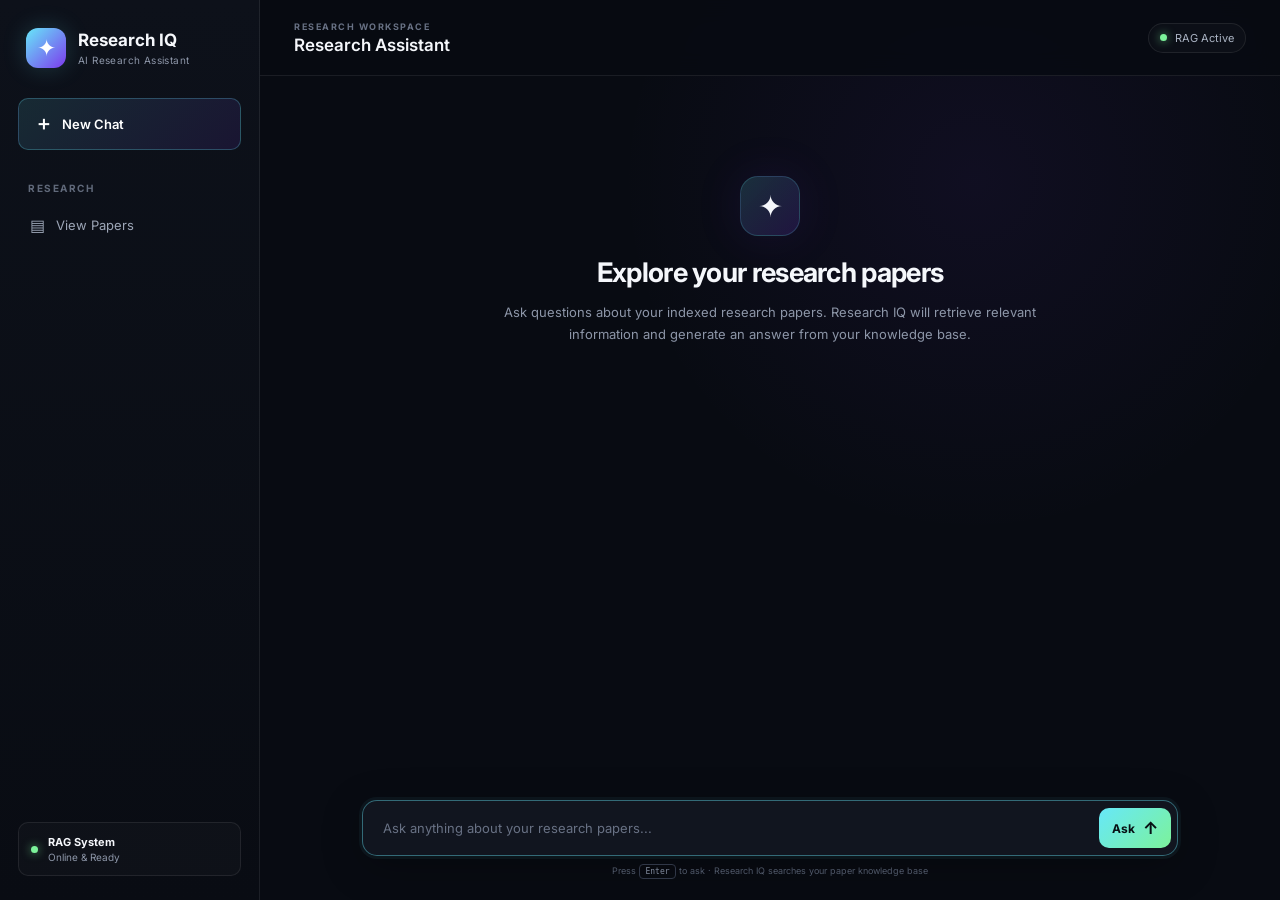
<file: frontend/index.html>
<!DOCTYPE html>

<html lang="en">

<head>
    <meta charset="UTF-8">
    <meta name="viewport" content="width=device-width, initial-scale=1.0">


    <title>Research IQ — AI Research Assistant</title>

    <link rel="stylesheet" href="style.css">

    <link rel="preconnect" href="https://fonts.googleapis.com">
    <link rel="preconnect" href="https://fonts.gstatic.com" crossorigin>

    <link href="https://fonts.googleapis.com/css2?family=Inter:wght@400;500;600;700;800&display=swap" rel="stylesheet">


</head>

<body>


    <div class="app">

        <!-- =========================
         SIDEBAR
    ========================== -->

        <aside class="sidebar">

            <div class="brand">

                <div class="brand-icon">
                    ✦
                </div>

                <div>
                    <h1>Research IQ</h1>
                    <span>AI Research Assistant</span>
                </div>

            </div>


            <button class="new-chat-btn" id="new-chat">
                <span>＋</span>
                New Chat
            </button>


            <div class="sidebar-section">

                <p class="section-title">
                    RESEARCH
                </p>

                <button class="sidebar-item" id="db-table">

                    <span>▤</span>

                    View Papers

                </button>

            </div>


            <div class="sidebar-bottom">

                <div class="rag-status">

                    <div class="status-dot"></div>

                    <div>
                        <strong>RAG System</strong>
                        <span>Online & Ready</span>
                    </div>

                </div>

            </div>

        </aside>


        <!-- =========================
         MAIN CONTENT
    ========================== -->

        <main class="main-content">

            <!-- Top Bar -->

            <header class="topbar">

                <div>

                    <p class="topbar-label">
                        RESEARCH WORKSPACE
                    </p>

                    <h2>
                        Research Assistant
                    </h2>

                </div>


                <div class="topbar-right">

                    <div class="model-badge">

                        <span class="live-dot"></span>

                        RAG Active

                    </div>

                </div>

            </header>


            <!-- =========================
             CHAT SECTION
        ========================== -->

            <section class="chat-wrapper">

                <div class="chat" id="chat">

                    <!-- Welcome Screen -->

                    <div class="welcome" id="welcome">

                        <div class="welcome-icon">
                            ✦
                        </div>

                        <h3>
                            Explore your research papers
                        </h3>

                        <p>
                            Ask questions about your indexed research papers.
                            Research IQ will retrieve relevant information and
                            generate an answer from your knowledge base.
                        </p>

                    </div>

                </div>


                <!-- =========================
                 INPUT AREA
            ========================== -->

                <div class="input-area">

                    <div class="input-container">

                        <input type="text" id="user-query-input"
                            placeholder="Ask anything about your research papers..." autocomplete="off">

                        <button class="ask-btn" id="ask-btn">

                            <span class="ask-text">
                                Ask
                            </span>

                            <span class="ask-icon">
                                ↑
                            </span>

                        </button>

                    </div>


                    <p class="input-hint">

                        Press
                        <kbd>Enter</kbd>
                        to ask · Research IQ searches your paper knowledge base

                    </p>

                </div>

            </section>

        </main>

    </div>


    <script src="script.js"></script>


</body>

</html>
</file>
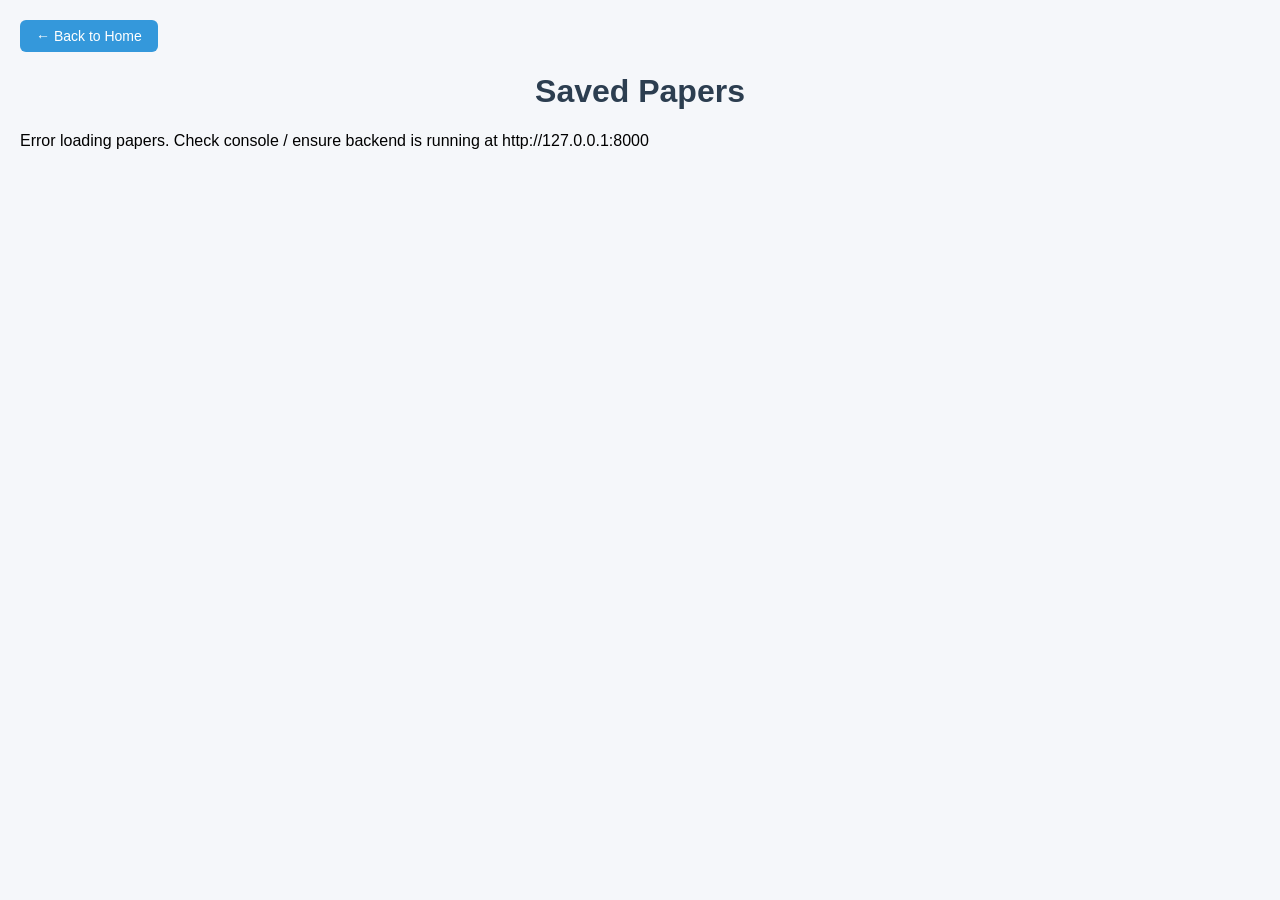
<file: frontend/db_table.html>
<!DOCTYPE html>
<html lang="en">
<head>
    <meta charset="UTF-8">
    <meta name="viewport" content="width=device-width, initial-scale=1.0">
    <title>Database Papers</title>
    <link rel="stylesheet" href="db_style.css">
</head>
<body>
    <button id="back-home" onclick="window.location.href='index.html'">&larr; Back to Home</button>
    <h1>Saved Papers</h1>
    <div id="papers"></div>

    <script>
        const BASE_URL = "http://127.0.0.1:8000";

        async function loadPapers() {
            try {
                const res = await fetch(`${BASE_URL}/papers`);
                const data = await res.json();

                const papersDiv = document.getElementById("papers");
                papersDiv.innerHTML = "";

                if (!data.papers || data.papers.length === 0) {
                    papersDiv.textContent = "No papers found. Ingest some papers first via the /ingest endpoint.";
                    return;
                }

                data.papers.forEach(paper => {
                    const card = document.createElement("div");
                    card.className = "paper-card";
                    card.innerHTML = `
                        <h3>${paper.title}</h3>
                        <p><strong>Authors:</strong> ${paper.authors}</p>
                        <p><strong>Published:</strong> ${paper.date}</p>
                        <a href="${paper.link}" target="_blank">Read More</a>
                    `;
                    papersDiv.appendChild(card);
                });
            } catch (err) {
                console.error("Failed to load papers:", err);
                document.getElementById("papers").textContent = "Error loading papers. Check console / ensure backend is running at " + BASE_URL;
            }
        }

        loadPapers();
    </script>
</body>

</html>
</file>
<file: frontend/style.css>
* {
    box-sizing: border-box;
    margin: 0;
    padding: 0;
}

:root {
    --bg: #080b12;
    --sidebar: #0d111a;
    --panel: #10151f;
    --panel-light: #151b27;


    --border: rgba(255, 255, 255, 0.08);

    --text: #f5f7fb;
    --muted: #8d96a8;

    --primary: #67e8f9;
    --secondary: #7c3aed;
    --green: #7cf29a;


}

/* =========================
BODY
========================= */

html,
body {
    width: 100%;
    height: 100%;
}

body {
    font-family: "Inter", Arial, sans-serif;


    background:
        radial-gradient(circle at 75% 10%,
            rgba(124, 58, 237, 0.08),
            transparent 30%),
        var(--bg);

    color: var(--text);

    min-height: 100vh;


}

/* =========================
APP
========================= */

.app {
    display: flex;


    width: 100%;
    height: 100vh;

    overflow: hidden;


}

/* =========================
SIDEBAR
========================= */

.sidebar {
    width: 260px;
    height: 100vh;


    flex-shrink: 0;

    background:
        linear-gradient(180deg,
            #0d111a 0%,
            #090c13 100%);

    border-right: 1px solid var(--border);

    display: flex;
    flex-direction: column;

    padding: 24px 18px;


}

/* =========================
BRAND
========================= */

.brand {
    display: flex;
    align-items: center;


    gap: 12px;

    padding: 4px 8px 30px;


}

.brand-icon {
    width: 40px;
    height: 40px;


    flex-shrink: 0;

    border-radius: 12px;

    display: flex;
    align-items: center;
    justify-content: center;

    font-size: 23px;

    background:
        linear-gradient(135deg,
            #67e8f9,
            #7c3aed);

    color: white;

    box-shadow:
        0 0 25px rgba(103, 232, 249, 0.18);


}

.brand h1 {
    font-size: 17px;


    font-weight: 700;

    line-height: 1.2;


}

.brand span {
    display: block;


    margin-top: 4px;

    font-size: 10px;

    color: var(--muted);

    letter-spacing: 0.4px;


}

/* =========================
NEW CHAT
========================= */

.new-chat-btn {
    width: 100%;


    padding: 12px 15px;

    border: 1px solid rgba(103, 232, 249, 0.25);

    border-radius: 10px;

    background:
        linear-gradient(135deg,
            rgba(103, 232, 249, 0.12),
            rgba(124, 58, 237, 0.12));

    color: white;

    font-family: inherit;

    font-size: 13px;

    font-weight: 600;

    cursor: pointer;

    display: flex;
    align-items: center;

    gap: 9px;

    transition: all 0.25s ease;


}

.new-chat-btn span {
    font-size: 19px;
}

.new-chat-btn:hover {
    border-color: rgba(103, 232, 249, 0.5);


    transform: translateY(-1px);

    background:
        linear-gradient(135deg,
            rgba(103, 232, 249, 0.18),
            rgba(124, 58, 237, 0.18));


}

.new-chat-btn:active {
    transform: translateY(0);
}

/* =========================
SIDEBAR SECTION
========================= */

.sidebar-section {
    margin-top: 32px;
}

.section-title {
    font-size: 10px;


    font-weight: 700;

    letter-spacing: 1.5px;

    color: #60697a;

    padding: 0 10px 10px;


}

.sidebar-item {
    width: 100%;


    border: none;

    background: transparent;

    color: #9da6b7;

    padding: 11px 12px;

    border-radius: 9px;

    display: flex;
    align-items: center;

    gap: 11px;

    font-family: inherit;

    font-size: 13px;

    cursor: pointer;

    transition: all 0.2s ease;


}

.sidebar-item span {
    font-size: 16px;
}

.sidebar-item:hover {
    background: rgba(255, 255, 255, 0.05);


    color: white;


}

.sidebar-item:active {
    transform: scale(0.98);
}

/* =========================
SIDEBAR BOTTOM
========================= */

.sidebar-bottom {
    margin-top: auto;
}

.rag-status {
    display: flex;
    align-items: center;


    gap: 10px;

    padding: 12px;

    border: 1px solid var(--border);

    border-radius: 10px;

    background: rgba(255, 255, 255, 0.025);


}

.status-dot,
.live-dot {
    width: 7px;
    height: 7px;


    flex-shrink: 0;

    border-radius: 50%;

    background: var(--green);

    box-shadow:
        0 0 10px rgba(124, 242, 154, 0.7);


}

.rag-status strong {
    display: block;


    font-size: 11px;


}

.rag-status span {
    display: block;


    font-size: 10px;

    color: var(--muted);

    margin-top: 2px;


}

/* =========================
MAIN CONTENT
========================= */

.main-content {
    flex: 1;


    min-width: 0;

    height: 100vh;

    display: flex;
    flex-direction: column;

    background:
        radial-gradient(circle at 70% 20%,
            rgba(124, 58, 237, 0.07),
            transparent 35%),
        #080b12;


}

/* =========================
TOP BAR
========================= */

.topbar {
    height: 76px;


    flex-shrink: 0;

    padding: 0 34px;

    display: flex;
    align-items: center;
    justify-content: space-between;

    border-bottom: 1px solid var(--border);

    background: rgba(8, 11, 18, 0.85);

    backdrop-filter: blur(12px);


}

.topbar-label {
    font-size: 9px;


    letter-spacing: 1.5px;

    color: #687184;

    font-weight: 700;

    margin-bottom: 3px;


}

.topbar h2 {
    font-size: 17px;


    font-weight: 600;


}

.topbar-right {
    display: flex;
    align-items: center;
}

.model-badge {
    display: flex;
    align-items: center;


    gap: 8px;

    font-size: 11px;

    color: #aab3c3;

    border: 1px solid var(--border);

    padding: 7px 11px;

    border-radius: 20px;

    background: rgba(255, 255, 255, 0.025);


}

/* =========================
CHAT WRAPPER
========================= */

.chat-wrapper {
    flex: 1;


    min-height: 0;

    display: flex;
    flex-direction: column;


}

/* =========================
CHAT
========================= */

.chat {
    flex: 1;


    min-height: 0;

    overflow-y: auto;

    padding: 40px 10% 30px;

    scroll-behavior: smooth;


}

/* Scrollbar */

.chat::-webkit-scrollbar {
    width: 5px;
}

.chat::-webkit-scrollbar-track {
    background: transparent;
}

.chat::-webkit-scrollbar-thumb {
    background: #252c39;


    border-radius: 10px;


}

.chat::-webkit-scrollbar-thumb:hover {
    background: #343d4d;
}

/* =========================
WELCOME
========================= */

.welcome {
    max-width: 760px;


    margin: 60px auto 0;

    text-align: center;

    animation: welcomeIn 0.5s ease;


}

@keyframes welcomeIn {


    from {
        opacity: 0;

        transform: translateY(10px);
    }

    to {
        opacity: 1;

        transform: translateY(0);
    }


}

.welcome-icon {
    width: 60px;
    height: 60px;


    margin: 0 auto 20px;

    border-radius: 18px;

    display: flex;
    align-items: center;
    justify-content: center;

    font-size: 30px;

    background:
        linear-gradient(135deg,
            rgba(103, 232, 249, 0.16),
            rgba(124, 58, 237, 0.18));

    border: 1px solid rgba(103, 232, 249, 0.18);

    box-shadow:
        0 0 50px rgba(124, 58, 237, 0.1);


}

.welcome h3 {
    font-size: 27px;


    letter-spacing: -0.7px;

    margin-bottom: 12px;


}

.welcome>p {
    max-width: 600px;


    margin: auto;

    color: var(--muted);

    font-size: 13px;

    line-height: 1.7;


}

/* =========================
CHAT MESSAGES
========================= */

.user-msg,
.ai-msg {
    max-width: 75%;


    padding: 13px 16px;

    margin: 12px 0;

    border-radius: 14px;

    font-size: 13px;

    line-height: 1.65;

    word-wrap: break-word;

    white-space: pre-wrap;

    animation: messageIn 0.25s ease;


}

@keyframes messageIn {


    from {
        opacity: 0;

        transform: translateY(6px);
    }

    to {
        opacity: 1;

        transform: translateY(0);
    }


}

/* User message */

.user-msg {
    margin-left: auto;


    color: white;

    background:
        linear-gradient(135deg,
            #172232,
            #111927);

    border: 1px solid rgba(103, 232, 249, 0.2);

    border-bottom-right-radius: 4px;


}

/* AI message */

.ai-msg {
    margin-right: auto;


    color: #dce3ee;

    background:
        linear-gradient(135deg,
            rgba(124, 58, 237, 0.12),
            rgba(103, 232, 249, 0.05));

    border: 1px solid rgba(124, 58, 237, 0.2);

    border-bottom-left-radius: 4px;


}

/* =========================
LOADING
========================= */

.loading {
    display: flex;
    align-items: center;


    gap: 5px;

    padding: 5px 2px;


}

.loading span {
    width: 6px;
    height: 6px;


    border-radius: 50%;

    background: #8c96a8;

    animation: bounce 1.2s infinite;


}

.loading span:nth-child(2) {
    animation-delay: 0.15s;
}

.loading span:nth-child(3) {
    animation-delay: 0.3s;
}

@keyframes bounce {


    0%,
    60%,
    100% {
        transform: translateY(0);

        opacity: 0.4;
    }

    30% {
        transform: translateY(-4px);

        opacity: 1;
    }


}

/* =========================
INPUT AREA
========================= */

.input-area {
    padding: 10px 10% 24px;


    flex-shrink: 0;


}

.input-container {
    display: flex;


    align-items: center;

    gap: 10px;

    max-width: 900px;

    margin: auto;

    padding: 6px;

    border-radius: 15px;

    border: 1px solid rgba(255, 255, 255, 0.1);

    background: rgba(18, 23, 33, 0.95);

    box-shadow:
        0 10px 40px rgba(0, 0, 0, 0.25);

    transition: all 0.25s ease;


}

.input-container:focus-within {
    border-color: rgba(103, 232, 249, 0.4);


    box-shadow:
        0 0 0 3px rgba(103, 232, 249, 0.05),
        0 10px 40px rgba(0, 0, 0, 0.25);


}

#user-query-input {
    flex: 1;


    min-width: 0;

    border: none;

    outline: none;

    background: transparent;

    color: white;

    font-family: inherit;

    font-size: 13px;

    padding: 13px 14px;


}

#user-query-input::placeholder {
    color: #687184;
}

/* =========================
ASK BUTTON
========================= */

.ask-btn {
    min-width: 72px;


    height: 40px;

    border: none;

    border-radius: 10px;

    cursor: pointer;

    display: flex;
    align-items: center;
    justify-content: center;

    gap: 8px;

    color: #071014;

    font-family: inherit;

    font-size: 12px;

    font-weight: 700;

    background:
        linear-gradient(135deg,
            #67e8f9,
            #7cf29a);

    transition: all 0.25s ease;


}

.ask-btn:hover {
    transform: translateY(-1px);


    box-shadow:
        0 6px 20px rgba(103, 232, 249, 0.18);


}

.ask-btn:active {
    transform: scale(0.97);
}

.ask-icon {
    font-size: 17px;
}

.ask-btn.loading-btn {
    opacity: 0.6;


    pointer-events: none;


}

/* =========================
INPUT HINT
========================= */

.input-hint {
    text-align: center;


    color: #4f5868;

    font-size: 9px;

    margin-top: 9px;


}

kbd {
    padding: 2px 5px;


    border: 1px solid #303747;

    border-radius: 4px;

    color: #818b9d;

    font-size: 8px;


}

/* =========================
RESPONSIVE
========================= */

@media (max-width: 800px) {


    .sidebar {
        width: 70px;

        padding: 18px 10px;
    }

    .brand {
        justify-content: center;

        padding: 5px 0 25px;
    }

    .brand>div:last-child,
    .section-title,
    .rag-status strong,
    .rag-status span {
        display: none;
    }

    .new-chat-btn {
        justify-content: center;

        padding: 12px 5px;
    }

    .new-chat-btn span {
        font-size: 20px;
    }

    .sidebar-item {
        justify-content: center;

        padding: 11px 5px;
    }

    .sidebar-item span {
        font-size: 18px;
    }

    .rag-status {
        justify-content: center;

        padding: 12px 5px;
    }

    .topbar {
        padding: 0 18px;
    }

    .chat {
        padding: 30px 5% 20px;
    }

    .input-area {
        padding: 10px 5% 18px;
    }

    .welcome {
        margin-top: 30px;
    }

    .welcome h3 {
        font-size: 22px;
    }

    .user-msg,
    .ai-msg {
        max-width: 88%;
    }


}
</file>
<file: frontend/db_style.css>
body {
    font-family: Arial, sans-serif;
    background: #f5f7fa;
    margin: 20px;
}

h1 {
    text-align: center;
    color: #2c3e50;
}

#back-home {
    padding: 8px 16px;
    border: none;
    border-radius: 6px;
    background-color: #3498db;
    color: white;
    font-size: 14px;
    cursor: pointer;
    transition: background-color 0.3s;
}

#back-home:hover {
    background-color: #2980b9;
}

.paper-card {
    background: #fff;
    border: 1px solid #ddd;
    border-radius: 8px;
    padding: 15px;
    margin: 10px 0;
    box-shadow: 0 2px 5px rgba(0,0,0,0.1);
}

.paper-card h3 {
    margin: 0 0 10px;
    color: #3498db;
}

.paper-card a {
    color: #27ae60;
    text-decoration: none;
    font-weight: bold;
}
.paper-card a:hover {
    text-decoration: underline;
}
</file>
